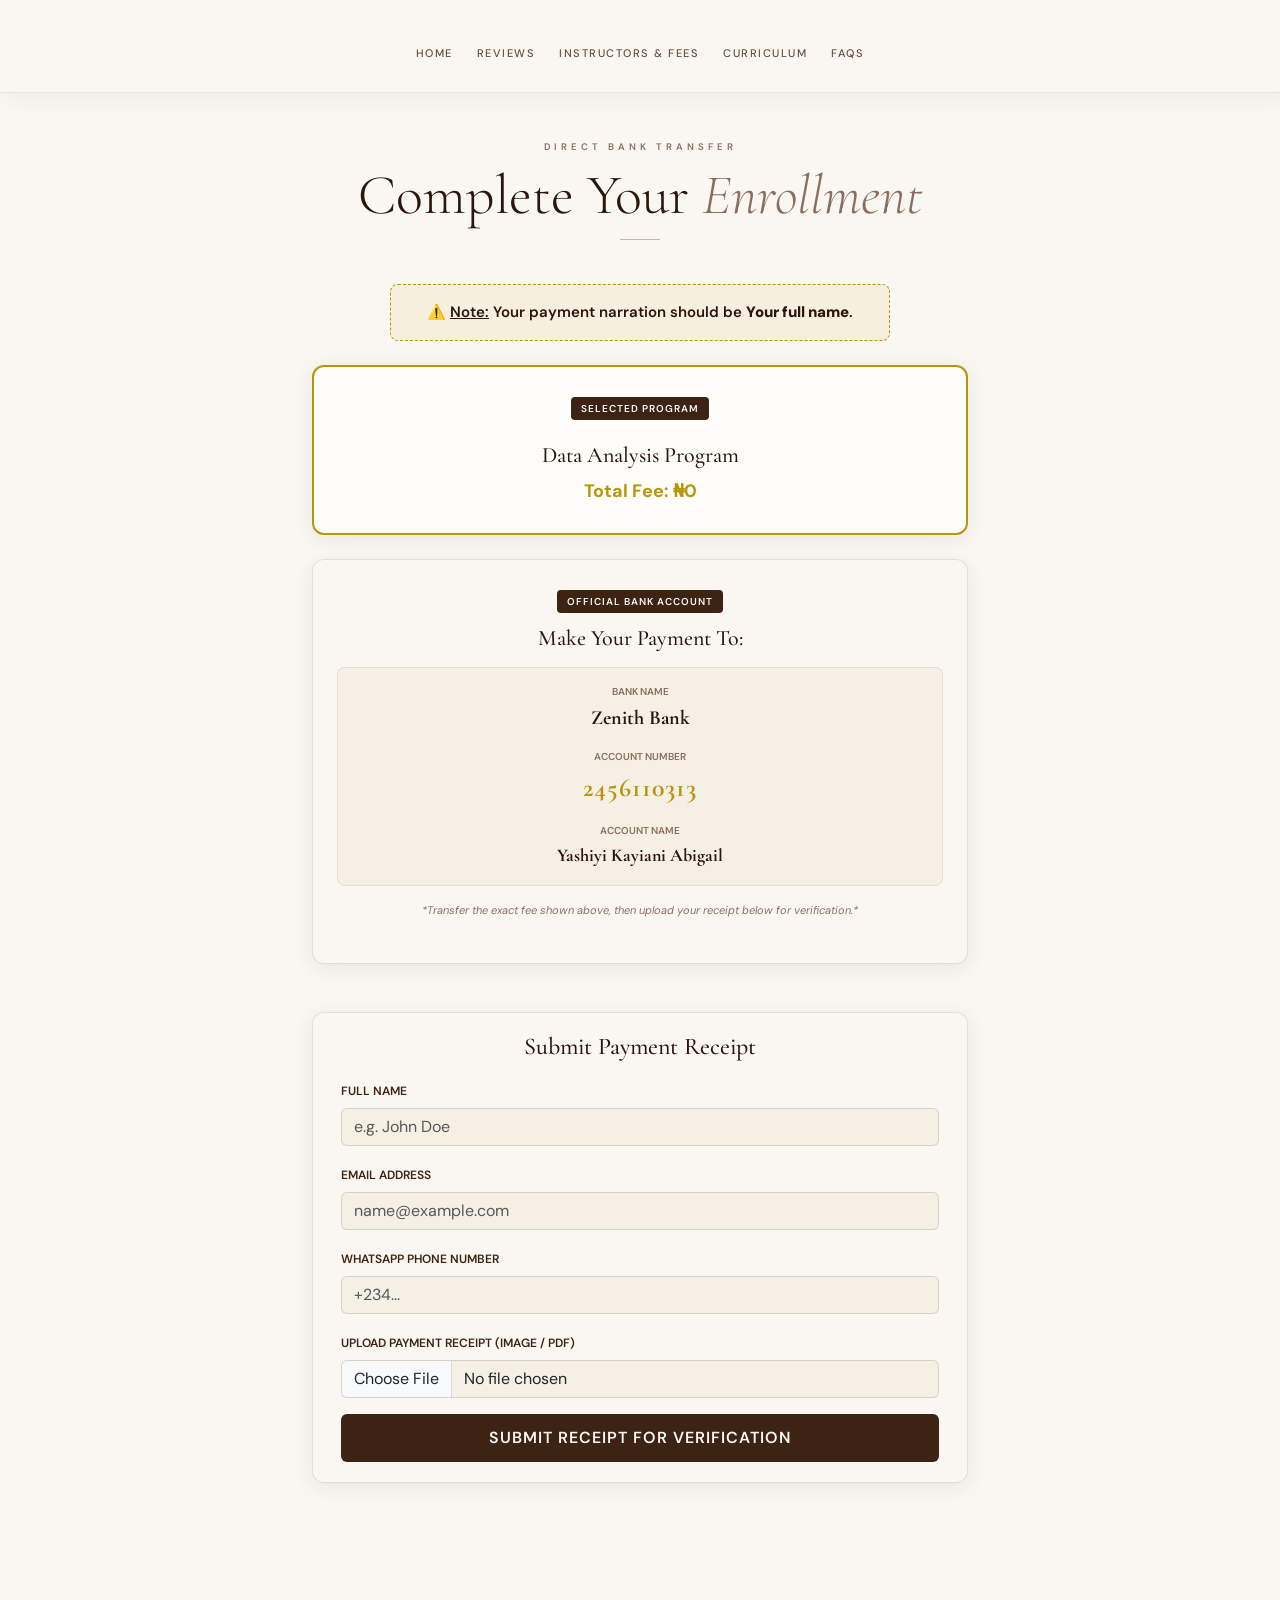
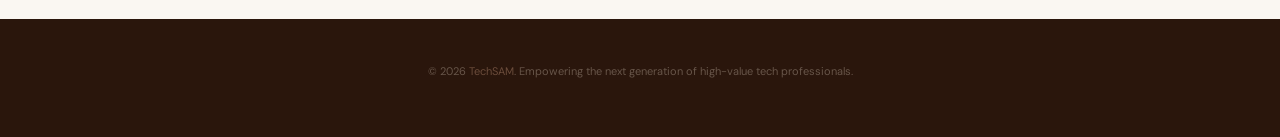
<file: payment-support.html>
<!DOCTYPE html>
<html lang="en">

<head>
    <meta charset="UTF-8" />
    <meta name="viewport" content="width=device-width, initial-scale=1.0" />
    <title>Bank Transfer &amp; Payment Verification | Diary of a Girl in Tech</title>

    <link href="https://cdn.jsdelivr.net/npm/bootstrap@5.3.3/dist/css/bootstrap.min.css" rel="stylesheet">
    <link rel="stylesheet" href="styles.css" />
</head>

<body>

    <nav class="site-nav is-visible">
        <div class="container-fluid px-3 text-center">
            <div class="nav-content-wrap">
                <div class="nav-links">
                    <a href="index.html">Home</a>
                    <a href="index.html#reviews">Reviews</a>
                    <a href="index.html#instructors">Instructors &amp; Fees</a>
                    <a href="index.html#curriculum">Curriculum</a>
                    <a href="index.html#faq">FAQs</a>
                </div>
            </div>
        </div>
    </nav>

    <section class="sec fade-in-section is-visible" style="padding-top: 140px;">
        <div class="container" style="max-width: 680px;">

            <div class="text-center mb-4">
                <div class="sec-eye">Direct Bank Transfer</div>
                <h1 class="sec-title">Complete Your <em>Enrollment</em></h1>
                <div class="sec-rule c"></div>
            </div>

            <div class="text-center my-4 p-3"
                style="background-color: rgba(212, 175, 55, 0.1); border: 1px dashed var(--gold, #d4af37); border-radius: 8px; max-width: 500px; margin-left: auto; margin-right: auto;">
                <p class="mb-0" style="font-size: 15px; font-weight: 600; color: var(--text-1, #2b1810);">
                    ⚠️ <span style="text-decoration: underline;">Note:</span> Your payment narration should be
                    <strong>Your full name</strong>.
                </p>
            </div>

            <!-- DYNAMIC SELECTED COURSE BANNER -->
            <div id="course-summary-card" class="islab active-slab mb-4"
                style="max-width: 100%; border: 2px solid var(--gold); background: #fffdf9;">
                <div class="spot-badge">SELECTED PROGRAM</div>
                <h3 id="display-course-title" style="margin-top: 10px; font-size: 22px;">Loading course details...</h3>
                <p class="slab-meta mb-0" style="font-size: 18px; color: var(--gold); font-weight: bold;">
                    Total Fee: <span id="display-course-price">₦0</span>
                </p>
            </div>

            <!-- BANK DETAILS CARD -->
            <div class="islab active-slab mb-5" style="max-width: 100%;">
                <div class="spot-badge">OFFICIAL BANK ACCOUNT</div>
                <h3>Make Your Payment To:</h3>

                <div class="instructor-bio text-center py-3 px-4 mt-3">
                    <div class="instructor-title mb-1">BANK NAME</div>
                    <div class="instructor-name mb-3" style="font-size: 20px;">Zenith Bank</div>

                    <div class="instructor-title mb-1">ACCOUNT NUMBER</div>
                    <div class="instructor-name mb-3" style="font-size: 26px; color: var(--gold); letter-spacing: 1px;">
                        2456110313</div>

                    <div class="instructor-title mb-1">ACCOUNT NAME</div>
                    <div class="instructor-name" style="font-size: 18px;">Yashiyi Kayiani Abigail</div>
                </div>

                <p class="post-pay-note mt-3">
                    *Transfer the exact fee shown above, then upload your receipt below for verification.*
                </p>
            </div>

            <!-- RECEIPT SUBMISSION FORM -->
            <div class="curriculum-slab" style="max-width: 100%;">
                <h3 class="text-center mb-3" style="font-family: 'Cormorant Garamond', serif; font-size: 24px;">
                    Submit Payment Receipt
                </h3>

                <form id="support-form">
                    <!-- WEB3FORMS ACCESS KEY -->
                    <input type="hidden" name="access_key" value="215837d2-424e-4d11-84ce-840ea273ea24">
                    <input type="hidden" name="subject" value="New Payment Receipt Submission">

                    <input type="hidden" id="selectedCourseName" name="Course Name">
                    <input type="hidden" id="selectedCoursePrice" name="Course Price">
                    <input type="hidden" id="receiptUrl" name="Receipt Image URL">

                    <div class="mb-3">
                        <label for="fullName" class="form-label"
                            style="font-size: 12px; font-weight: 600; color: var(--text-2);">FULL NAME</label>
                        <input type="text" class="form-control" id="fullName" name="Customer Name" required placeholder="e.g. John Doe"
                            style="background: var(--cream); border: 1px solid rgba(61, 35, 20, 0.15);">
                    </div>

                    <div class="mb-3">
                        <label for="email" class="form-label"
                            style="font-size: 12px; font-weight: 600; color: var(--text-2);">EMAIL ADDRESS</label>
                        <input type="email" class="form-control" id="email" name="Customer Email" required placeholder="name@example.com"
                            style="background: var(--cream); border: 1px solid rgba(61, 35, 20, 0.15);">
                    </div>

                    <div class="mb-3">
                        <label for="phone" class="form-label"
                            style="font-size: 12px; font-weight: 600; color: var(--text-2);">WHATSAPP PHONE
                            NUMBER</label>
                        <input type="tel" class="form-control" id="phone" name="WhatsApp Phone" required placeholder="+234..."
                            style="background: var(--cream); border: 1px solid rgba(61, 35, 20, 0.15);">
                    </div>

                    <div class="mb-3">
                        <label for="receiptFile" class="form-label"
                            style="font-size: 12px; font-weight: 600; color: var(--text-2);">UPLOAD PAYMENT RECEIPT
                            (IMAGE / PDF)</label>
                        <input type="file" class="form-control" id="receiptFile" accept="image/*,.pdf" required
                            style="background: var(--cream); border: 1px solid rgba(61, 35, 20, 0.15);">
                    </div>

                    <button type="submit" id="submit-btn" class="pay-btn-link w-100"
                        style="border: none; cursor: pointer;">
                        SUBMIT RECEIPT FOR VERIFICATION
                    </button>
                </form>
            </div>

        </div>
    </section>

    <footer class="mt-5">
        <div class="container">
            <p>&copy; <span id="current-year"></span> <a href="https://techsam-portfolio.onrender.com/"
                    target="_blank">TechSAM</a>. Empowering the next generation of high-value tech professionals.</p>
        </div>
    </footer>

    <script>
        document.addEventListener('DOMContentLoaded', () => {
            const yearEl = document.getElementById('current-year');
            if (yearEl) yearEl.textContent = new Date().getFullYear();

            const urlParams = new URLSearchParams(window.location.search);
            const courseName = urlParams.get('course') || 'Data Analysis Program';
            const coursePrice = urlParams.get('price') || '0';

            const formattedPrice = '₦' + parseInt(coursePrice).toLocaleString();

            document.getElementById('display-course-title').textContent = courseName;
            document.getElementById('display-course-price').textContent = formattedPrice;

            document.getElementById('selectedCourseName').value = courseName;
            document.getElementById('selectedCoursePrice').value = formattedPrice;
        });

        const form = document.getElementById('support-form');
        form.addEventListener('submit', async function (e) {
            e.preventDefault();
            const submitBtn = document.getElementById('submit-btn');
            submitBtn.innerText = 'UPLOADING RECEIPT...';
            submitBtn.disabled = true;

            const fileInput = document.getElementById('receiptFile');
            if (fileInput.files.length === 0) {
                alert('Please select a receipt image or PDF.');
                submitBtn.innerText = 'SUBMIT RECEIPT FOR VERIFICATION';
                submitBtn.disabled = false;
                return;
            }

            try {
                // 1. Upload File to Free Host (tmpfiles.org API)
                const file = fileInput.files[0];
                const uploadData = new FormData();
                uploadData.append('file', file);

                const uploadRes = await fetch('https://tmpfiles.org/api/v1/upload', {
                    method: 'POST',
                    body: uploadData
                });

                const uploadJson = await uploadRes.json();
                
                if (!uploadJson.data || !uploadJson.data.url) {
                    throw new Error('Image upload failed');
                }

                // Convert viewer URL to direct download/image link
                const directUrl = uploadJson.data.url.replace('tmpfiles.org/', 'tmpfiles.org/dl/');
                document.getElementById('receiptUrl').value = directUrl;

                submitBtn.innerText = 'SENDING DETAILS...';

                // 2. Submit Form Data + Image Link via Web3Forms
                const formData = new FormData(form);
                const web3Res = await fetch('https://api.web3forms.com/submit', {
                    method: 'POST',
                    body: formData
                });

                const web3Json = await web3Res.json();

                if (web3Res.status === 200) {
                    alert('Receipt submitted successfully! We will verify and confirm your spot shortly.');
                    window.location.href = 'index.html';
                } else {
                    alert(web3Json.message || 'Submission failed. Please try again.');
                    submitBtn.innerText = 'SUBMIT RECEIPT FOR VERIFICATION';
                    submitBtn.disabled = false;
                }

            } catch (err) {
                console.error('Error during submission:', err);
                alert('An error occurred while processing your receipt upload. Please try again.');
                submitBtn.innerText = 'SUBMIT RECEIPT FOR VERIFICATION';
                submitBtn.disabled = false;
            }
        });
    </script>
</body>

</html>
</file>
<file: styles.css>
@import url('https://fonts.googleapis.com/css2?family=Cormorant+Garamond:ital,wght@0,300;0,400;0,500;0,600;0,700;1,300;1,400;1,600&family=DM+Sans:wght@300;400;500;600&display=swap');

:root {
    --ivory: #FAF7F2;
    --cream: #F5EFE4;
    --greige: #E8DDD0;
    --taupe: #C4B5A5;
    --mocha: #8B6F5E;
    --espresso: #3D2314;
    --espresso-2: #2A160C;
    --gold: #B8960C;
    --gold-l: #D4AF37;
    --white: #FFFFFF;
    --text-1: #2A160C;
    --text-2: #3D2314;
    --text-3: #6B4C3B;
    --text-4: #8B6F5E;
    --text-5: #C4B5A5;
    --bs-body-font-family: 'DM Sans', sans-serif;
}

* {
    box-sizing: border-box;
}

html {
    scroll-behavior: smooth;
}

body {
    font-family: 'DM Sans', sans-serif;
    background: var(--ivory);
    color: var(--text-1);
    overflow-x: hidden;
}

a {
    text-decoration: none;
}

button {
    font-family: 'DM Sans', sans-serif;
}

/* ── FADE-IN ANIMATION ── */
.fade-in-section {
    opacity: 0;
    transform: translateY(20px);
    transition: opacity 0.8s ease-out, transform 0.8s ease-out;
    will-change: opacity, transform;
}

.fade-in-section.is-visible {
    opacity: 1;
    transform: translateY(0);
}

/* ── NAV ANIMATION OVERRIDE ── */
nav.site-nav {
    transform: translateY(-20px);
}

nav.site-nav.is-visible {
    transform: translateY(0);
}

/* ── NAV ── */
nav.site-nav {
    position: fixed;
    top: 0;
    left: 0;
    right: 0;
    z-index: 500;
    background: rgba(250, 247, 242, 0.96);
    backdrop-filter: blur(12px);
    border-bottom: 1px solid rgba(61, 35, 20, 0.08);
    box-shadow: 5px 10px 20px rgba(36, 18, 9, 0.04);
    padding: 20px 0;
    transition: opacity 0.9s ease-out, transform 0.8s ease-out;
}

.nav-content-wrap {
    display: flex;
    flex-direction: column;
    align-items: center;
    gap: 6px;
}

.nav-brand a {
    text-decoration: none;
    font-family: 'Cormorant Garamond', serif;
    font-weight: 600;
    font-size: 19px;
    letter-spacing: .3px;
    color: var(--text-1);
}

.nav-brand a:hover {
    color: var(--text-3);
    transition: color .2s;
}

.nav-links {
    display: flex;
    gap: 24px;
    flex-wrap: wrap;
    justify-content: center;
    padding: 10px 0;
    margin-top: 15px;
    transition: opacity 1s ease-out, transform 0.8s ease-out;
}

.nav-links a {
    font-size: 11px;
    font-weight: 500;
    letter-spacing: 1.5px;
    text-transform: uppercase;
    color: var(--text-3);
    transition: color .2s;
    margin: 0;
}

.nav-links a:hover {
    color: var(--text-1);
    text-decoration: underline;
}

/* ── HERO ── */
.hero {
    min-height: 90vh;
    padding: 140px 0 80px;
    background: linear-gradient(180deg, var(--ivory) 0%, var(--cream) 100%);
    position: relative;
    overflow: hidden;
}

.hero-inner {
    position: relative;
    z-index: 2;
    max-width: 820px;
}

.hero-eyebrow {
    font-size: 10px;
    font-weight: 600;
    letter-spacing: 4px;
    text-transform: uppercase;
    color: var(--mocha);
    margin-bottom: 28px;
}

.hero-title {
    font-family: 'Cormorant Garamond', serif;
    font-weight: 300;
    font-size: clamp(44px, 8vw, 96px);
    line-height: .95;
    color: var(--text-1);
    letter-spacing: -1px;
    margin-bottom: 28px;
}

.hero-title em {
    font-style: italic;
    color: var(--mocha);
}

.hero-rule {
    width: 44px;
    height: 1px;
    background: var(--taupe);
    margin: 0 auto 28px;
}

.hero-sub {
    font-size: clamp(14px, 2vw, 16px);
    color: var(--text-3);
    line-height: 1.9;
    max-width: 580px;
    margin: 0 auto;
}

/* ── SECTION COMMONS ── */
.sec {
    padding: 88px 0;
}

.sec-eye {
    font-size: 9.5px;
    font-weight: 600;
    letter-spacing: 4px;
    text-transform: uppercase;
    color: var(--mocha);
    margin-bottom: 12px;
}

.sec-title {
    font-family: 'Cormorant Garamond', serif;
    font-weight: 300;
    font-size: clamp(32px, 5vw, 56px);
    color: var(--text-1);
    line-height: 1.05;
    margin-bottom: 14px;
}

.sec-title em {
    font-style: italic;
    color: var(--mocha);
}

.sec-rule {
    width: 40px;
    height: 1px;
    background: var(--taupe);
    margin-bottom: 44px;
}

.sec-rule.c {
    margin-left: auto;
    margin-right: auto;
}

/* ── TRUST BAR ── */
.trust {
    background: var(--cream);
    padding: 72px 0;
}

.trust-grid-wrap {
    background: rgba(61, 35, 20, 0.08);
    margin-bottom: 56px;
}

.trust-item {
    background: var(--cream);
    padding: 28px 22px;
    text-align: center;
    transition: background .25s;
    height: 100%;
}

.trust-item:hover {
    background: var(--greige);
}

.trust-icon {
    font-size: 22px;
    margin-bottom: 10px;
}

.trust-label {
    font-size: 12px;
    font-weight: 600;
    color: var(--text-2);
    letter-spacing: .3px;
}

.counter-wrap {
    text-align: center;
}

.counter-num {
    font-family: 'Cormorant Garamond', serif;
    font-weight: 300;
    font-size: clamp(64px, 12vw, 110px);
    color: var(--text-1);
    line-height: 1;
}

.counter-plus {
    color: var(--mocha);
}

.counter-label {
    font-size: 12px;
    font-weight: 500;
    color: var(--text-4);
    letter-spacing: 1.5px;
    text-transform: uppercase;
    margin: 10px 0 20px;
}

.countries-strip {
    overflow: hidden;
    position: relative;
    height: 28px;
}

.countries-inner {
    display: flex;
    white-space: nowrap;
    animation: countries 20s linear infinite;
    position: absolute;
}

.country-item {
    font-size: 11.5px;
    font-weight: 500;
    color: var(--text-3);
    padding: 0 18px;
    letter-spacing: .5px;
}

.country-sep {
    color: var(--taupe);
}

@keyframes countries {
    from {
        transform: translateX(0);
    }

    to {
        transform: translateX(-50%);
    }
}

.reach-text {
    font-size: 12.5px;
    color: var(--text-4);
    margin-top: 14px;
    line-height: 1.7;
}

.countdown-wrap {
    margin-top: 44px;
    padding-top: 40px;
    border-top: 1px solid rgba(61, 35, 20, 0.1);
    text-align: center;
}

.countdown-label {
    font-size: 10px;
    font-weight: 600;
    letter-spacing: 3px;
    text-transform: uppercase;
    color: var(--mocha);
    margin-bottom: 20px;
}

.countdown-grid {
    display: flex;
    justify-content: center;
    gap: 10px;
    flex-wrap: wrap;
}

.countdown-box {
    background: var(--espresso);
    color: var(--ivory);
    padding: 16px 14px;
    min-width: 72px;
}

.countdown-num {
    font-family: 'Cormorant Garamond', serif;
    font-weight: 700;
    font-size: 30px;
    line-height: 1;
    color: var(--ivory);
}

.countdown-unit {
    font-size: 9px;
    font-weight: 600;
    letter-spacing: 1.5px;
    text-transform: uppercase;
    color: var(--taupe);
    margin-top: 6px;
}

.countdown-note {
    font-size: 12px;
    color: var(--text-4);
    margin-top: 18px;
    margin-bottom: 0;
}

/* ── ONBOARDING & CLARITY BANNER ── */
.onboarding-banner-section {
    background-color: var(--mocha);
    color: var(--greige);
    padding: 3.5rem 1.5rem;
    border-top: 4px solid var(--gold);
    border-bottom: 4px solid var(--gold);
    text-align: center;
    margin: 2rem;
}

.onboarding-content {
    max-width: 800px;
    margin: 0 auto;
}

.onboarding-tag {
    color: var(--gold);
    font-weight: 800;
    letter-spacing: 1.5px;
    font-size: 0.85rem;
    text-transform: uppercase;
}

.onboarding-title {
    font-size: 1.8rem;
    font-weight: 800;
    margin: 0.5rem 0 1rem 0;
    color: #fff;
    font-family: 'Cormorant Garamond', serif;
}

.onboarding-desc {
    color: var(--cream);
    font-size: 0.95rem;
    line-height: 1.6;
    margin-bottom: 0;
}

/* ── REVIEWS SLAB & CARDS ── */
.reviews-slab {
    background: var(--ivory);
    border: 1px solid rgba(61, 35, 20, 0.12);
    border-radius: 12px;
    box-shadow: 0 4px 20px rgba(42, 22, 12, 0.15);
    padding: 24px 20px;
    max-width: 440px;
    margin: 0 auto;
}

.review-card-group {
    background: var(--cream);
    border: 1px solid rgba(61, 35, 20, 0.08);
    border-radius: 10px;
    padding: 14px;
    margin-bottom: 16px;
    transition: background 0.25s ease;
}

.review-card-group:last-child {
    margin-bottom: 0;
}

.review-card-group:hover {
    background: var(--greige);
}

.mini-vid-box {
    background: linear-gradient(135deg, var(--greige), var(--taupe));
    border-radius: 6px;
    aspect-ratio: 16/9;
    max-height: 150px;
    display: flex;
    align-items: center;
    justify-content: center;
    position: relative;
    cursor: pointer;
    overflow: hidden;
    margin-bottom: 10px;
}

.mini-vid-box::after {
    content: '';
    position: absolute;
    inset: 0;
    background: rgba(42, 22, 12, 0.15);
    pointer-events: none;
}

.mini-vid-info {
    display: flex;
    justify-content: space-between;
    align-items: center;
    margin-bottom: 10px;
    padding: 0 4px;
}

.mini-vid-title {
    font-family: 'Cormorant Garamond', serif;
    font-weight: 600;
    font-size: 15px;
    color: var(--text-1);
}

.mini-vid-detail {
    font-size: 10.5px;
    color: var(--text-4);
}

.mini-voice-box {
    background: var(--ivory);
    border-radius: 6px;
    padding: 10px 12px;
    display: flex;
    align-items: center;
    gap: 10px;
    border: 1px solid rgba(61, 35, 20, 0.06);
}

.mini-v-av {
    width: 28px;
    height: 28px;
    border-radius: 50%;
    display: flex;
    align-items: center;
    justify-content: center;
    font-family: 'Cormorant Garamond', serif;
    font-weight: 700;
    font-size: 13px;
    color: var(--ivory);
    flex-shrink: 0;
}

.mini-v-content {
    flex: 1;
}

.mini-v-head {
    display: flex;
    justify-content: space-between;
    align-items: center;
    margin-bottom: 4px;
}

.mini-v-name {
    font-family: 'Cormorant Garamond', serif;
    font-weight: 600;
    font-size: 13px;
    color: var(--text-1);
}

.mini-v-loc {
    font-size: 9.5px;
    color: var(--text-4);
}

.mini-v-player {
    display: flex;
    align-items: center;
    gap: 6px;
}

.mini-v-play {
    width: 22px;
    height: 22px;
    background: var(--espresso);
    border: none;
    border-radius: 50%;
    cursor: pointer;
    color: var(--ivory);
    font-size: 8px;
    display: flex;
    align-items: center;
    justify-content: center;
    padding-left: 1px;
    flex-shrink: 0;
    transition: background 0.2s ease, transform 0.15s ease;
}

.mini-v-play:hover {
    background: var(--mocha);
    transform: scale(1.05);
}

.mini-v-bar {
    flex: 1;
    height: 3px;
    background: rgba(42, 22, 12, 0.12);
    border-radius: 2px;
    position: relative;
    overflow: hidden;
}

.mini-v-fill {
    position: absolute;
    left: 0;
    top: 0;
    bottom: 0;
    background: var(--mocha);
    transition: width 0.1s linear;
}

.mini-v-dur {
    font-size: 9px;
    color: var(--text-4);
    white-space: nowrap;
}

/* ── REVIEWS CAROUSEL CONTAINER & CONTROLS ── */
.reviews-carousel-wrapper {
    position: relative;
    width: 100%;
    max-width: 540px;
    margin: 0 auto;
    padding: 0 50px;
}

.reviews-carousel-track-container {
    overflow: hidden;
    width: 100%;
    touch-action: pan-y;
    user-select: none;
}

.reviews-carousel-track {
    display: flex;
    transition: transform 0.4s cubic-bezier(0.25, 1, 0.5, 1);
    will-change: transform;
}

.review-slide {
    min-width: 100%;
    box-sizing: border-box;
    padding: 4px 5px;
}

/* Arrow Navigation */
.carousel-nav {
    position: absolute;
    top: 50%;
    transform: translateY(-50%);
    width: 38px;
    height: 38px;
    border-radius: 50%;
    background: var(--ivory);
    border: 1px solid rgba(61, 35, 20, 0.15);
    color: var(--espresso);
    font-size: 1rem;
    cursor: pointer;
    z-index: 10;
    display: flex;
    align-items: center;
    justify-content: center;
    box-shadow: 0 2px 8px rgba(42, 22, 12, 0.1);
    transition: background 0.2s ease, transform 0.2s ease, border-color 0.2s ease;
}

.carousel-nav:hover {
    background: var(--cream);
    border-color: var(--mocha);
    transform: translateY(-50%) scale(1.08);
}

.carousel-nav.prev {
    left: 0;
}

.carousel-nav.next {
    right: 0;
}

/* Indicators / Dots */
.carousel-indicators {
    display: flex;
    justify-content: center;
    align-items: center;
    gap: 8px;
    margin-top: 18px;
}

.carousel-dot {
    width: 8px;
    height: 8px;
    border-radius: 50%;
    background: rgba(61, 35, 20, 0.2);
    cursor: pointer;
    transition: background 0.3s ease, transform 0.3s ease;
}

.carousel-dot.active {
    background: var(--espresso);
    transform: scale(1.3);
}

@media (max-width: 768px) {
    .reviews-carousel-wrapper {
        padding: 0;
    }

    .carousel-nav {
        display: none;
    }
}

/* ── INSTRUCTORS + PROGRAMS ── */
.instructors {
    background: var(--cream);
}

.inst-intro-sub {
    font-size: 14px;
    color: var(--text-3);
    line-height: 1.8;
    margin-bottom: 8px;
    max-width: 520px;
}

.cur-l {
    font-size: 10px;
    font-weight: 600;
    letter-spacing: 1.5px;
    text-transform: uppercase;
    color: var(--text-4);
}

.cur-btn {
    font-size: 10.5px;
    font-weight: 500;
    padding: 5px 12px;
    border: 1px solid rgba(61, 35, 20, 0.18);
    background: transparent;
    color: var(--text-3);
    cursor: pointer;
    transition: all .18s;
}

.cur-btn.active,
.cur-btn:hover {
    background: var(--espresso);
    color: var(--ivory);
    border-color: var(--espresso);
}

.both {
    display: flex;
}

/* ── TRACK SELECTOR WIZARD ── */
.track-selector-wrap {
    background: var(--ivory);
    border: 1px solid rgba(61, 35, 20, 0.12);
    border-radius: 12px;
    padding: 24px;
    max-width: 900px;
    margin: 0 auto 40px auto;
    box-shadow: 0 4px 15px rgba(42, 22, 12, 0.05);
}

.track-selector-title {
    font-family: 'Cormorant Garamond', serif;
    font-size: 20px;
    font-weight: 700;
    text-align: center;
    margin-bottom: 18px;
    color: var(--espresso);
}

.track-selector-track {
    display: flex;
    gap: 14px;
    overflow-x: auto;
    padding-bottom: 12px;
    scroll-snap-type: x mandatory;
    -webkit-overflow-scrolling: touch;
}

.track-selector-track::-webkit-scrollbar {
    height: 4px;
}

.track-selector-track::-webkit-scrollbar-thumb {
    background: var(--taupe);
    border-radius: 4px;
}

.track-sel-card {
    flex: 0 0 220px;
    scroll-snap-align: start;
    background: var(--cream);
    border: 1px solid rgba(61, 35, 20, 0.1);
    border-radius: 8px;
    padding: 14px;
    text-decoration: none;
    color: var(--text-1);
    display: flex;
    flex-direction: column;
    justify-content: space-between;
    transition: all 0.25s ease;
    cursor: pointer;
}

.track-sel-card:hover {
    background: var(--greige);
    border-color: var(--mocha);
    transform: translateY(-2px);
}

.ts-c-head {
    font-weight: 600;
    font-size: 13px;
    color: var(--mocha);
    margin-bottom: 4px;
}

.ts-c-sub {
    font-size: 12px;
    color: var(--text-1);
    line-height: 1.4;
}

.ts-c-price {
    font-family: 'Cormorant Garamond', serif;
    font-weight: 700;
    font-size: 16px;
    color: var(--mocha);
    margin-top: 10px;
}

.track-sel-footer {
    text-align: center;
    font-size: 12px;
    color: var(--text-4);
    margin-top: 16px;
}

.track-sel-footer a {
    color: var(--mocha);
    font-weight: 600;
    text-decoration: none;
}

.track-sel-footer a:hover {
    text-decoration: underline;
}

/* ── SLAB TAB SWITCHER CONTROLS ── */
.slab-nav-buttons {
    display: flex;
    flex-wrap: wrap;
    gap: 10px;
    justify-content: center;
    margin-bottom: 24px;
}

.slab-nav-btn {
    background: var(--ivory);
    border: 1px solid rgba(61, 35, 20, 0.15);
    color: var(--text-1);
    padding: 10px 18px;
    border-radius: 6px;
    text-decoration: none;
    font-family: 'Cormorant Garamond', serif;
    font-size: 16px;
    font-weight: 600;
    transition: all 0.25s ease;
    cursor: pointer;
}

.slab-nav-btn:hover {
    background: var(--greige);
}

.slab-nav-btn.active {
    background: var(--espresso);
    color: var(--ivory);
    border-color: var(--espresso);
}

/* ── ISLAB CONTAINERS (PRICING CARDS) ── */
.islab {
    display: none;
    background: var(--ivory);
    border: 1px solid rgba(61, 35, 20, 0.12);
    border-radius: 12px;
    box-shadow: 0 4px 20px rgba(42, 22, 12, 0.08);
    padding: 28px 24px;
    max-width: 540px;
    margin: 0 auto;
    opacity: 0;
    transition: opacity 0.3s ease;
    text-align: center;
}

.islab.active-slab {
    display: block;
    opacity: 1;
}

.spot-badge {
    display: inline-block;
    background: var(--espresso);
    color: var(--ivory);
    font-size: 10px;
    font-weight: 600;
    letter-spacing: 1px;
    padding: 4px 10px;
    border-radius: 4px;
    margin-bottom: 12px;
}

.islab h3 {
    font-family: 'Cormorant Garamond', serif;
    font-size: 22px;
    margin: 0 0 10px 0;
}

.slab-schedule {
    color: var(--mocha);
    font-weight: 600;
    font-size: 14px;
}

.slab-meta {
    font-size: 13px;
    color: var(--text-4);
    line-height: 1.5;
}

.instructor-bio {
    background: var(--cream);
    padding: 12px;
    border-radius: 8px;
    margin: 12px 0;
    border: 1px solid rgba(61, 35, 20, 0.08);
    text-align: left;
}

.instructor-title {
    font-size: 10px;
    color: var(--mocha);
    font-weight: 600;
}

.instructor-name {
    font-family: 'Cormorant Garamond', serif;
    font-weight: 700;
    font-size: 16px;
}

.instructor-desc {
    font-size: 12px;
    color: var(--text-4);
    margin-top: 4px;
}

.price-box {
    margin-top: 20px;
    border-top: 1px solid var(--greige);
    padding-top: 16px;
}

.slab-price {
    font-size: 24px;
    font-weight: 700;
    color: var(--espresso);
    margin-bottom: 12px;
}

.pay-btn-link {
    display: block;
    text-align: center;
    background: var(--espresso);
    color: var(--ivory);
    padding: 12px;
    border-radius: 6px;
    text-decoration: none;
    font-weight: 600;
    letter-spacing: 1px;
    transition: background 0.2s;
}

.pay-btn-link:hover {
    background: var(--mocha);
    color: var(--ivory);
}

.post-pay-note {
    font-size: 11px;
    color: var(--text-4);
    margin-top: 10px;
    font-style: italic;
}

/* ── MULTI-CURRENCY BUTTON GROUP STYLES ── */
.islab .btn-p {
    display: flex;
    align-items: center;
    justify-content: center;
    width: 100%;
    max-width: 100%;
    padding: 12px 20px;
    font-size: 10px;
    font-weight: 600;
    letter-spacing: 1.8px;
    text-transform: uppercase;
    text-align: center;
    border-radius: 6px;
    cursor: pointer;
    transition: all .2s ease;
    color: var(--ivory);
    text-decoration: none;
    margin-bottom: 8px;
    box-sizing: border-box;
}

.islab .btn-p:hover {
    opacity: 0.9;
    color: var(--ivory);
}

.btn-naira {
    background: var(--espresso);
    border: 1px solid var(--espresso);
}

.btn-dollar {
    background: var(--mocha);
    border: 1px solid var(--mocha);
}

.btn-pounds {
    background: var(--espresso-2);
    border: 1px solid var(--espresso-2);
}

.islab.mary-slab,
.islab.peter-slab {
    max-width: 440px;
}

.islab-eyebrow {
    font-size: 9.5px;
    font-weight: 600;
    letter-spacing: 3px;
    text-transform: uppercase;
    color: var(--mocha);
    margin-bottom: 10px;
}

.islab-title {
    font-family: 'Cormorant Garamond', serif;
    font-weight: 700;
    letter-spacing: .5px;
    text-transform: uppercase;
    font-size: clamp(18px, 3vw, 24px);
    color: var(--text-1);
    margin-bottom: 6px;
}

.islab-role {
    font-size: 11.5px;
    color: var(--text-4);
    line-height: 1.6;
    margin-bottom: 20px;
    max-width: 360px;
    margin-left: auto;
    margin-right: auto;
}

.islab-rule {
    width: 36px;
    height: 1px;
    background: var(--taupe);
    margin: 0 auto 6px;
}

.islab-row {
    padding: 12px 0;
    border-bottom: 1px solid rgba(61, 35, 20, 0.08);
    font-size: 11.5px;
    letter-spacing: .3px;
    color: var(--text-3);
    line-height: 1.5;
}

.islab-row strong {
    color: var(--text-1);
    font-weight: 600;
}

.islab-fee-row {
    padding: 16px 0 2px;
}

.islab-fee {
    font-family: 'Cormorant Garamond', serif;
    font-weight: 700;
    font-size: 28px;
    color: var(--text-1);
}

.islab-fee .pc-orig {
    text-decoration: line-through;
    color: var(--taupe);
    font-size: 18px;
    margin-right: 6px;
}

.islab-fee-note {
    font-size: 10px;
    font-weight: 600;
    letter-spacing: 1.2px;
    text-transform: uppercase;
    color: var(--gold);
    margin-top: 6px;
}

/* ── CURRICULUM ── */
.curriculum {
    background: var(--cream);
}

.curriculum-slab {
    background: var(--ivory);
    border: 1px solid rgba(61, 35, 20, 0.12);
    border-radius: 12px;
    box-shadow: 0 4px 20px rgba(42, 22, 12, 0.08);
    padding: 20px 28px;
    max-width: 680px;
    margin: 0 auto;
}

.curr-card {
    background: transparent;
    overflow: hidden;
    border-bottom: 1px solid rgba(61, 35, 20, 0.08);
}

.curr-card:last-child {
    border-bottom: none;
}

.curr-header {
    display: flex;
    align-items: center;
    justify-content: space-between;
    padding: 16px 6px;
    cursor: pointer;
    transition: background .2s;
    gap: 12px;
}

.curr-header:hover {
    background: rgba(61, 35, 20, 0.02);
}

.curr-left {
    display: flex;
    align-items: center;
    gap: 12px;
}

.curr-num {
    font-family: 'Cormorant Garamond', serif;
    font-weight: 700;
    font-size: 18px;
    color: var(--taupe);
    width: 24px;
    flex-shrink: 0;
}

.curr-name {
    font-family: 'Cormorant Garamond', serif;
    font-weight: 600;
    font-size: 15px;
    color: var(--text-1);
}

.curr-sub {
    font-size: 10.5px;
    color: var(--text-4);
    margin-top: 1px;
}

.curr-icon {
    font-size: 14px;
    color: var(--text-4);
    transition: transform .3s;
    flex-shrink: 0;
}

.curr-card.open .curr-icon {
    transform: rotate(45deg);
}

.curr-body {
    max-height: 0;
    overflow: hidden;
    transition: max-height .45s ease;
}

.curr-card.open .curr-body {
    max-height: 800px;
}

.curr-body-inner {
    padding: 0 6px 18px 36px;
}

.curr-item {
    font-size: 12px;
    color: var(--text-3);
    line-height: 1.6;
    padding-left: 14px;
    position: relative;
    margin-bottom: 6px;
}

.curr-item::before {
    content: '—';
    position: absolute;
    left: 0;
    color: var(--gold);
}

.curr-bonus-note {
    margin: 0 6px 16px 36px;
    padding: 10px 14px;
    background: rgba(184, 150, 12, 0.07);
    border-left: 2px solid var(--gold);
    font-size: 11.5px;
    color: var(--text-3);
    line-height: 1.6;
    font-style: italic;
}

/* ── FAQ ── */
.faq-slab {
    background: var(--ivory);
    border: 1px solid rgba(61, 35, 20, 0.12);
    border-radius: 12px;
    box-shadow: 0 4px 20px rgba(42, 22, 12, 0.08);
    padding: 10px 28px;
    max-width: 540px;
}

.faq-item {
    border-bottom: 1px solid rgba(61, 35, 20, 0.09);
}

.faq-item:last-child {
    border-bottom: none;
}

.faq-q {
    width: 100%;
    background: none;
    border: none;
    padding: 16px 0;
    text-align: left;
    font-weight: 500;
    font-size: 13.5px;
    color: var(--text-1);
    cursor: pointer;
    display: flex;
    justify-content: space-between;
    align-items: center;
    gap: 12px;
    transition: color .2s;
}

.faq-q:hover {
    color: var(--mocha);
}

.faq-icon {
    font-size: 15px;
    color: var(--text-4);
    flex-shrink: 0;
    transition: transform .3s;
}

.faq-item.open .faq-icon {
    transform: rotate(45deg);
}

.faq-a {
    max-height: 0;
    overflow: hidden;
    transition: max-height .4s ease;
}

.faq-item.open .faq-a {
    max-height: 280px;
    padding-bottom: 14px;
}

.faq-a p {
    font-size: 12.5px;
    color: var(--text-3);
    line-height: 1.75;
    margin-bottom: 0;
}

/* ── REFUND ── */
.refund {
    background: var(--cream);
    padding: 60px 0;
    text-align: center;
}

.refund-slab {
    max-width: 420px;
    margin: 0 auto;
    background: var(--espresso);
    border-radius: 12px;
    box-shadow: inset 0 0 20px rgba(250, 247, 242, 0.06), 0 16px 40px rgba(42, 22, 12, 0.12);
    padding: 36px 28px;
}

.refund-inner h3 {
    font-family: 'Cormorant Garamond', serif;
    font-weight: 300;
    font-size: 28px;
    color: var(--greige);
    margin-bottom: 14px;
}

.refund-inner p {
    font-size: 12.5px;
    color: rgba(196, 181, 165, 0.75);
    line-height: 1.8;
    margin-bottom: 0;
}

/* ── FOOTER ── */
footer {
    background: var(--espresso-2);
    padding: 44px 0;
    text-align: center;
}

footer p {
    font-size: 11px;
    color: rgba(196, 181, 165, 0.4);
    margin-bottom: 14px;
}

footer p a {
    font-size: 11px;
    color: var(--text-3);
    margin-bottom: 14px;
    cursor: pointer;
}

footer p a:hover {
    text-decoration: underline;
    color: var(--gold);
}

.f-links a {
    font-size: 9.5px;
    font-weight: 600;
    letter-spacing: 1.5px;
    text-transform: uppercase;
    color: rgba(196, 181, 165, 0.35);
    transition: color .2s;
    text-decoration: none;
}

.f-links a:hover {
    color: var(--gold-l);
}
</file>
